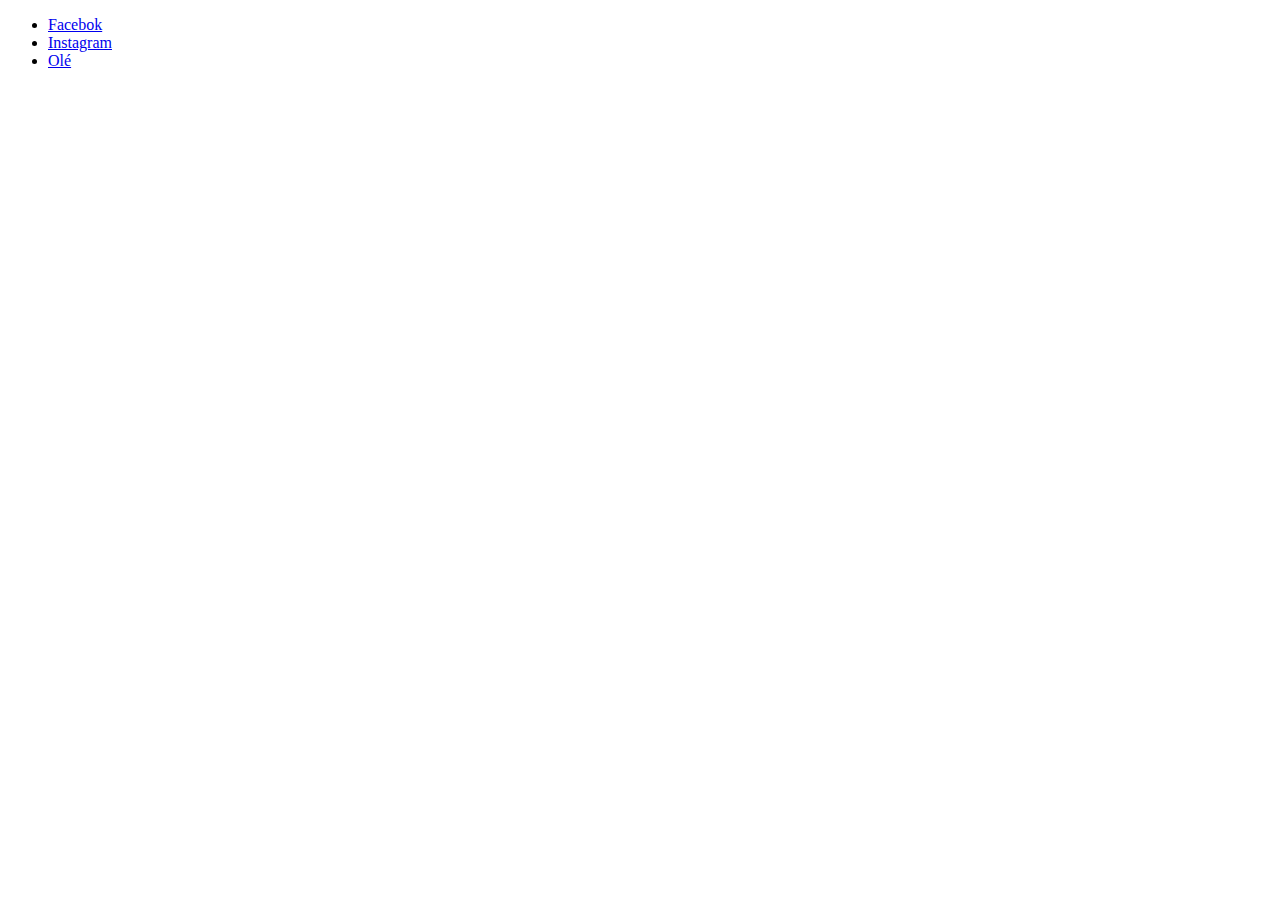
<file: index.html>
<!DOCTYPE html>
<html lang="en">
<head>
    <meta charset="UTF-8">
    <meta http-equiv="X-UA-Compatible" content="IE=edge">
    <meta name="viewport" content="width=device-width, initial-scale=1.0">
    <title>Inicio</title>
</head>
<body>
    <ul>
        <li><a href="https://web.facebook.com/" target="_blank">Facebok</a></li>
        <li><a href="https://www.instagram.com/" target="_blank">Instagram</a></li>
        <li><a href="https://www.ole.com.ar/" target="_blank">Olé</a></li>
      </ul>
</body>
</html>
</file>
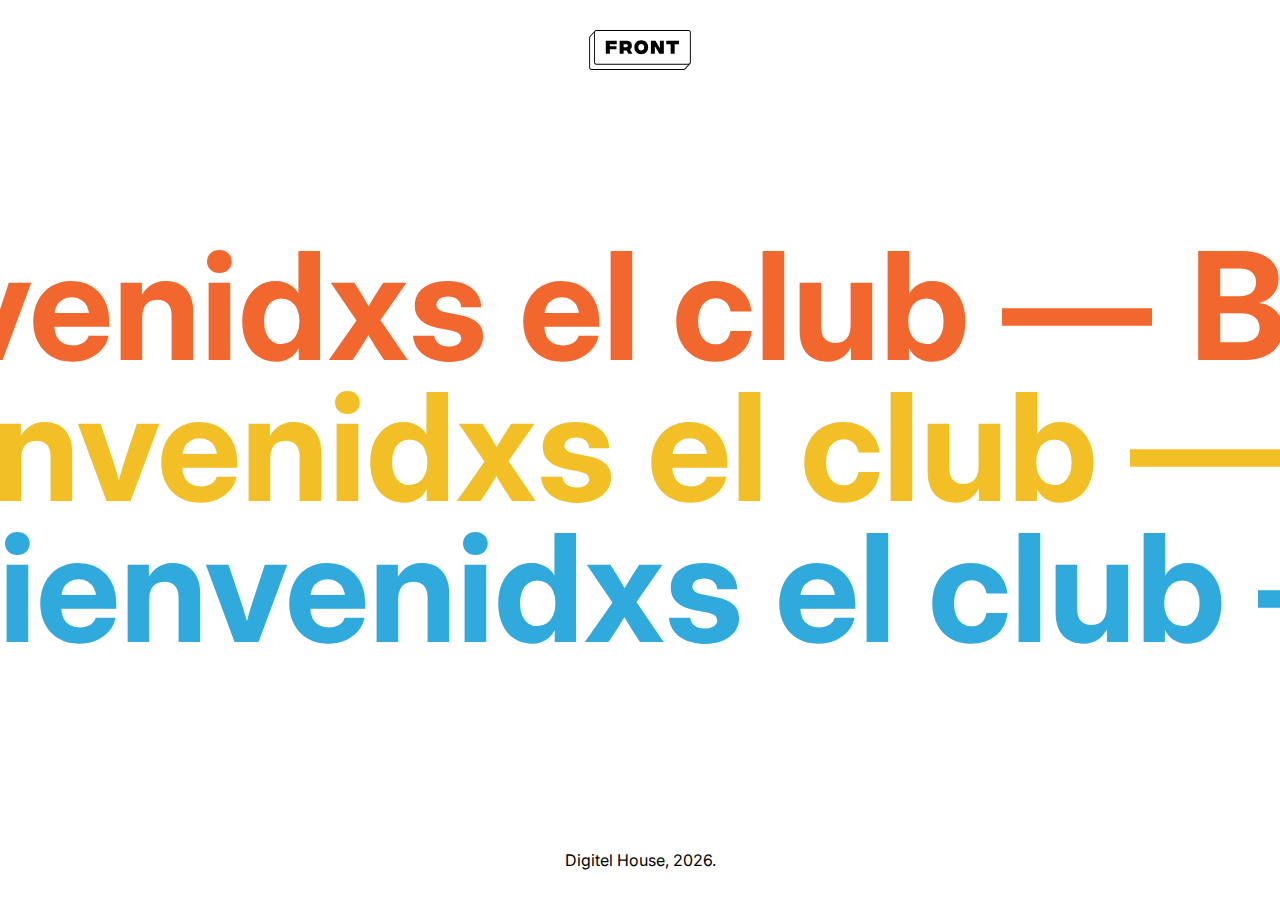
<file: TRABAJOS ENTREGAS/CLASE 2S/Material_Clase_2/index.html>
<!DOCTYPE html>
<html lang="en">
<head>
    <meta charset="UTF-8">
    <meta http-equiv="X-UA-Compatible" content="IE=edge">
    <meta name="viewport" content="width=device-width, initiel-scele=1.0">
    <title>Document</title>
    <link rel="stylesheet" href="css/style.css">
</head>
<body>
    <div class="container">
        <header>
            <img class="logo" src="img/logo.svg" elt="">
        </header>
        <main>
            <div class="marquee">
                <div class="marquee__inner">
                    <span>Bienvenidxs el club —</span>
                    <span>Bienvenidxs el club —</span>
                    <span>Bienvenidxs el club —</span>
                    <span>Bienvenidxs el club —</span>
                </div>
            </div>
            <div class="marquee">
                <div class="marquee__inner">
                    <span>Bienvenidxs el club —</span>
                    <span>Bienvenidxs el club —</span>
                    <span>Bienvenidxs el club —</span>
                    <span>Bienvenidxs el club —</span>
                </div>
            </div>
            <div class="marquee">
                <div class="marquee__inner">
                    <span>Bienvenidxs el club —</span>
                    <span>Bienvenidxs el club —</span>
                    <span>Bienvenidxs el club —</span>
                    <span>Bienvenidxs el club —</span>
                </div>
            </div>
        </main>
        <footer></footer>
        <script>
            window.addEventListener('load', () => {
                let today = new Date();
                document.querySelector('footer').innerText = `Digitel House, ${ today.getFullYear() }.`
            })
        </script>
    </div>
</body>
</html>
</file>
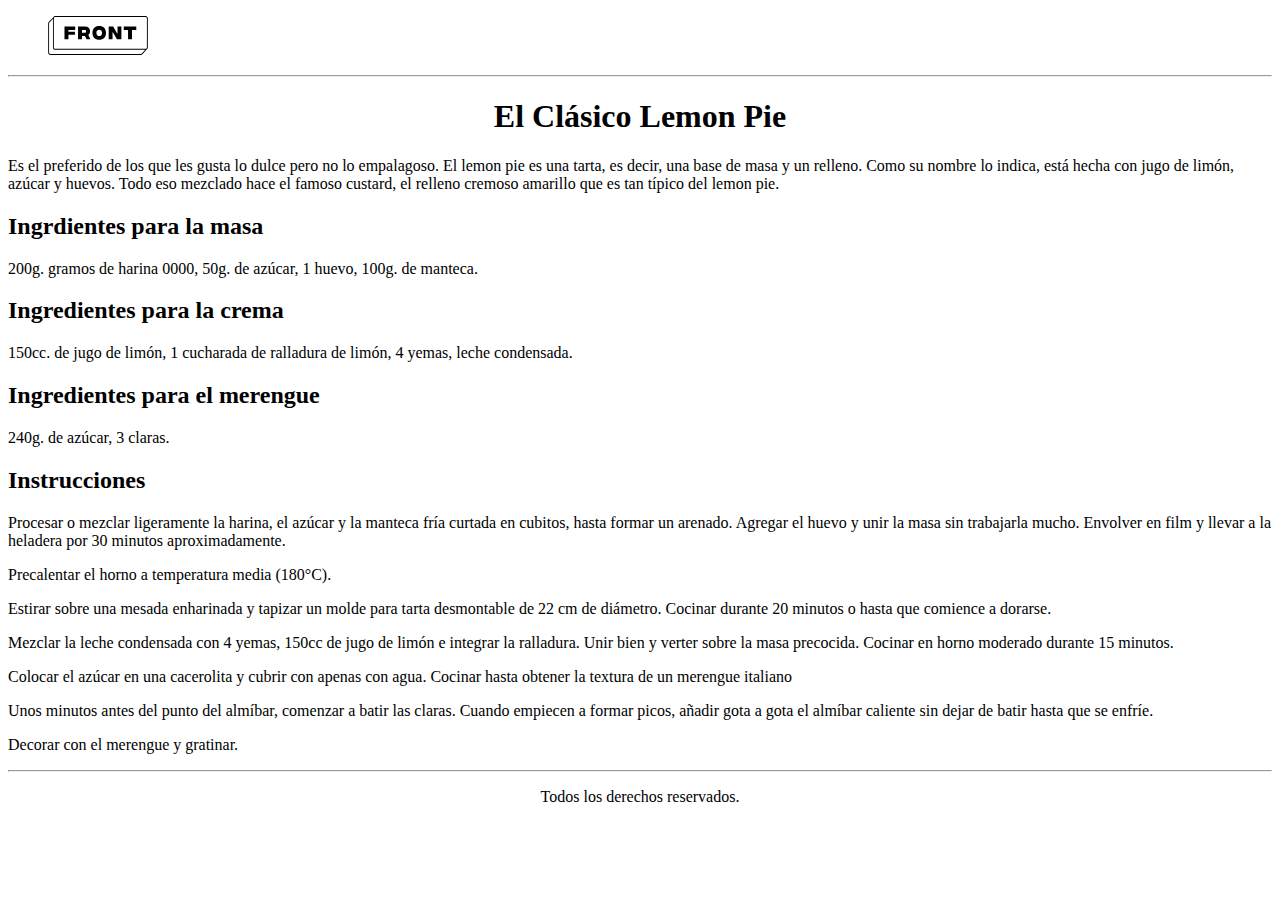
<file: TRABAJOS ENTREGAS/CLASE 3S/practicaHTML/index.html>
<!DOCTYPE html>
<html lang="Es">
<head>
    <meta charset="UTF-8">
    <meta name="viewport" content="width=device-width, initial-scale=1.0">
    <link rel="stylesheet" href="css/style.css">
    <title>Practica Clase 3S</title>
</head>
<body>
    <header>
        <nav>
            <ul>
                <li><a href=""><img src="img/logo.svg" alt="logo Frontedn DH" class="logoNav"></a></li>
            </ul>
        </nav>
    </header>
    <hr>
    <h1>El Clásico Lemon Pie</h1>
    <p>Es el preferido de los que les gusta lo dulce pero no lo empalagoso. El lemon pie es una tarta, es decir, una base de masa y un relleno. Como su nombre lo indica, está hecha con jugo de limón, azúcar y huevos. Todo eso mezclado hace el famoso custard, el relleno cremoso amarillo que es tan típico del lemon pie.</p>

    <h2>Ingrdientes para la masa</h2>
    <p>200g. gramos de harina 0000, 50g. de azúcar, 1 huevo, 100g. de manteca.</p>

    <h2>Ingredientes para la crema</h2>
    <p>150cc. de jugo de limón, 1 cucharada de ralladura de limón, 4 yemas, leche condensada.</p>

    <h2>Ingredientes para el merengue</h2>
    <p>240g. de azúcar, 3 claras.</p>

    <h2>Instrucciones</h2>
    <p>Procesar o mezclar ligeramente la harina, el azúcar y la manteca fría curtada en cubitos, hasta formar un arenado. Agregar el huevo y unir la masa sin trabajarla mucho. Envolver en film y llevar a la heladera por 30 minutos aproximadamente.</p>
    <p>Precalentar el horno a temperatura media (180°C).</p>
    <p>Estirar sobre una mesada enharinada y tapizar un molde para tarta desmontable de 22 cm de diámetro. Cocinar durante 20 minutos o hasta que comience a dorarse.</p>
    <p>Mezclar la leche condensada con 4 yemas, 150cc de jugo de limón e integrar la ralladura. Unir bien y verter sobre la masa precocida. Cocinar en horno moderado durante 15 minutos.</p>
    <p>Colocar el azúcar en una cacerolita y cubrir con apenas con agua. Cocinar hasta obtener la textura de un merengue italiano</p>
    <p>Unos minutos antes del punto del almíbar, comenzar a batir las claras. Cuando empiecen a formar picos, añadir gota a gota el almíbar caliente sin dejar de batir hasta que se enfríe.</p>
    <p>Decorar con el merengue y gratinar.</p>
    <hr>
    <footer>
        <p>Todos los derechos reservados.</p>
    </footer>
</body>
</html>
</file>
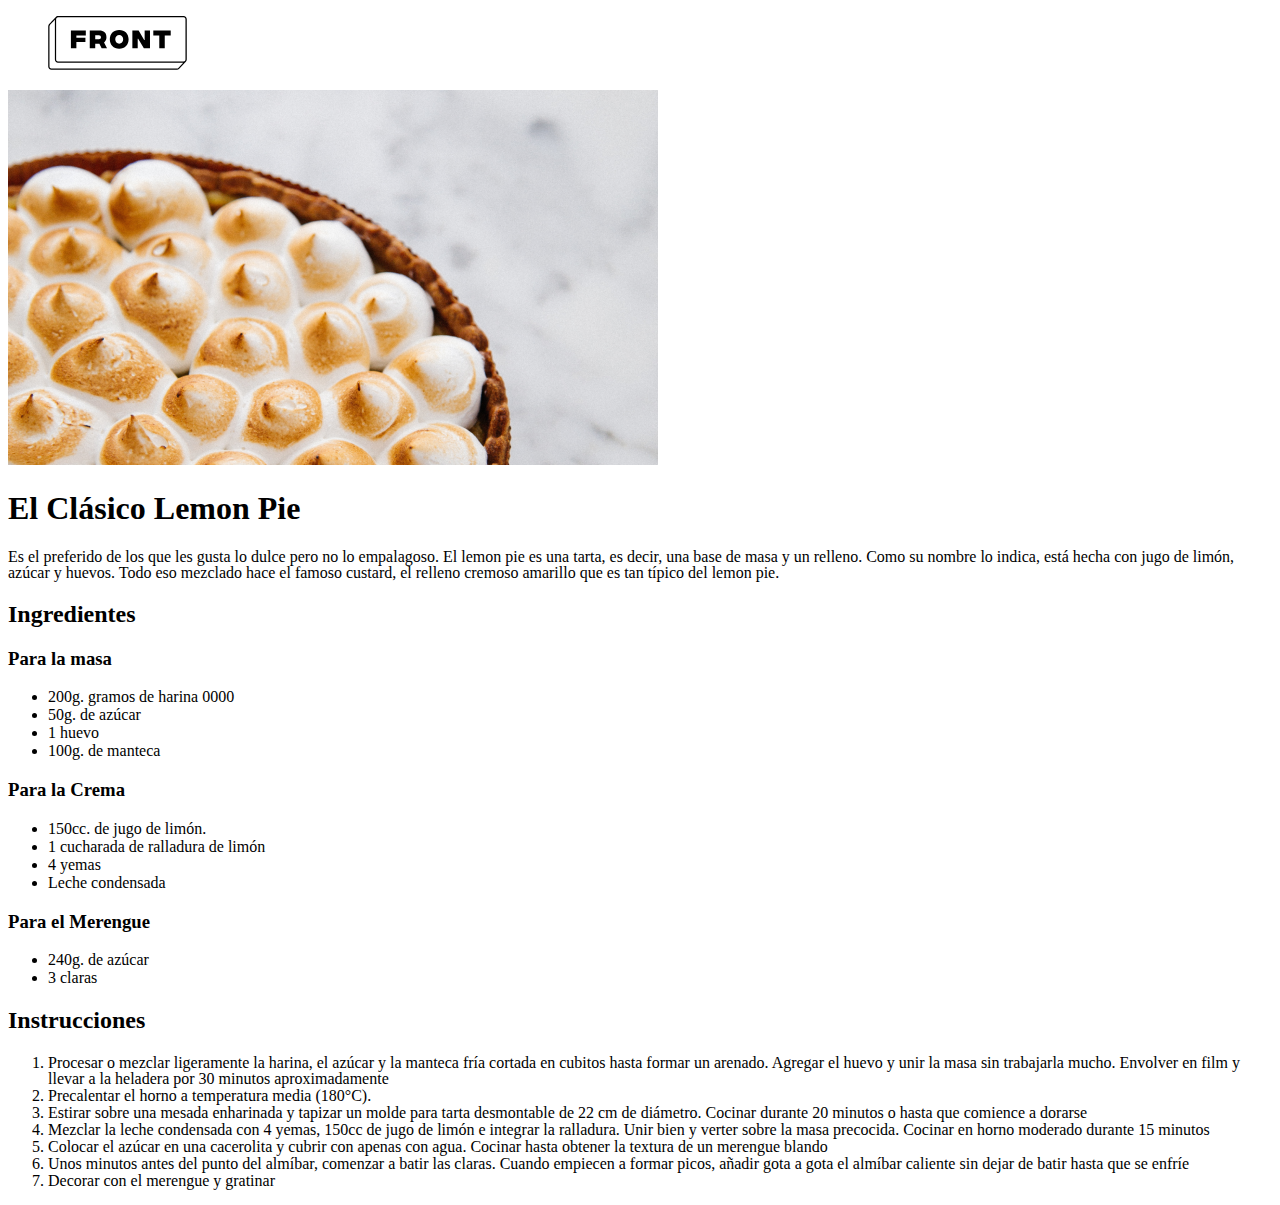
<file: TRABAJOS ENTREGAS/CLASE 4S/PracticaHTML/index.html>
<!DOCTYPE html>
<html lang="en">
  <head>
    <meta charset="UTF-8" />
    <meta name="viewport" content="width=device-width, initial-scale=1.0" />
    <link rel="stylesheet" href="css/style.css" />
    <title>Practica Clase 4S</title>
  </head>
  <body>
    <header>
      <nav>
        <ul class="sin__puntos">
          <li>
            <a href="">
                <img src="img/logo.svg" alt="logo Frontedn DH" class="logoNav"/>
            </a>
          </li>
        </ul>
      </nav>
    </header>
    <div class="container__imgPie">
      <img src="img/lemon-pie1.png" alt="Foto Limon Pie" />
    </div>
    <div class="container">
      <h1>El Clásico Lemon Pie</h1>
      <p>
        Es el preferido de los que les gusta lo dulce pero no lo empalagoso. El
        lemon pie es una tarta, es decir, una base de masa y un relleno. Como su
        nombre lo indica, está hecha con jugo de limón, azúcar y huevos. Todo
        eso mezclado hace el famoso custard, el relleno cremoso amarillo que es
        tan típico del lemon pie.
      </p>
      <h2>Ingredientes</h2>
      <h3>Para la masa</h3>
      <ul class="con__puntos">
        <li>200g. gramos de harina 0000</li>
        <li>50g. de azúcar</li>
        <li>1 huevo</li>
        <li>100g. de manteca</li>
      </ul>
      <h3>Para la Crema</h3>
      <ul class="con__puntos">
        <li>150cc. de jugo de limón.</li>
        <li>1 cucharada de ralladura de limón</li>
        <li>4 yemas</li>
        <li>Leche condensada</li>
      </ul>
      <h3>Para el Merengue</h3>
      <ul class="con__puntos">
        <li>240g. de azúcar</li>
        <li>3 claras</li>
      </ul>
      <div class="container__instrucciones">
        <h2>Instrucciones</h2>
        <ol class="lista__instrucciones">
            <li><p>Procesar o mezclar ligeramente la harina, el azúcar y la manteca fría cortada en cubitos hasta formar un arenado. Agregar el huevo y unir la masa sin trabajarla mucho. Envolver en film y llevar a la heladera por 30 minutos aproximadamente</p></li>
            <li><p>Precalentar el horno a temperatura media (180°C).</p></li>
            <li><p>Estirar sobre una mesada enharinada y tapizar un molde para tarta desmontable de 22 cm de diámetro. Cocinar durante 20 minutos o hasta que comience a dorarse</p></li>
            <li><p>Mezclar la leche condensada con 4 yemas, 150cc de jugo de limón e integrar la ralladura. Unir bien y verter sobre la masa precocida. Cocinar en horno moderado durante 15 minutos</p></li>
            <li><p>Colocar el azúcar en una cacerolita y cubrir con apenas con agua. Cocinar hasta obtener la textura de un merengue blando</p></li>
            <li><p>Unos minutos antes del punto del almíbar, comenzar a batir las claras. Cuando empiecen a formar picos, añadir gota a gota el almíbar caliente sin dejar de batir hasta que se enfríe</p></li>
            <li><p>Decorar con el merengue y gratinar</p></li>
        </ol>
      </div>
    </div>
  </body>
</html>
</file>
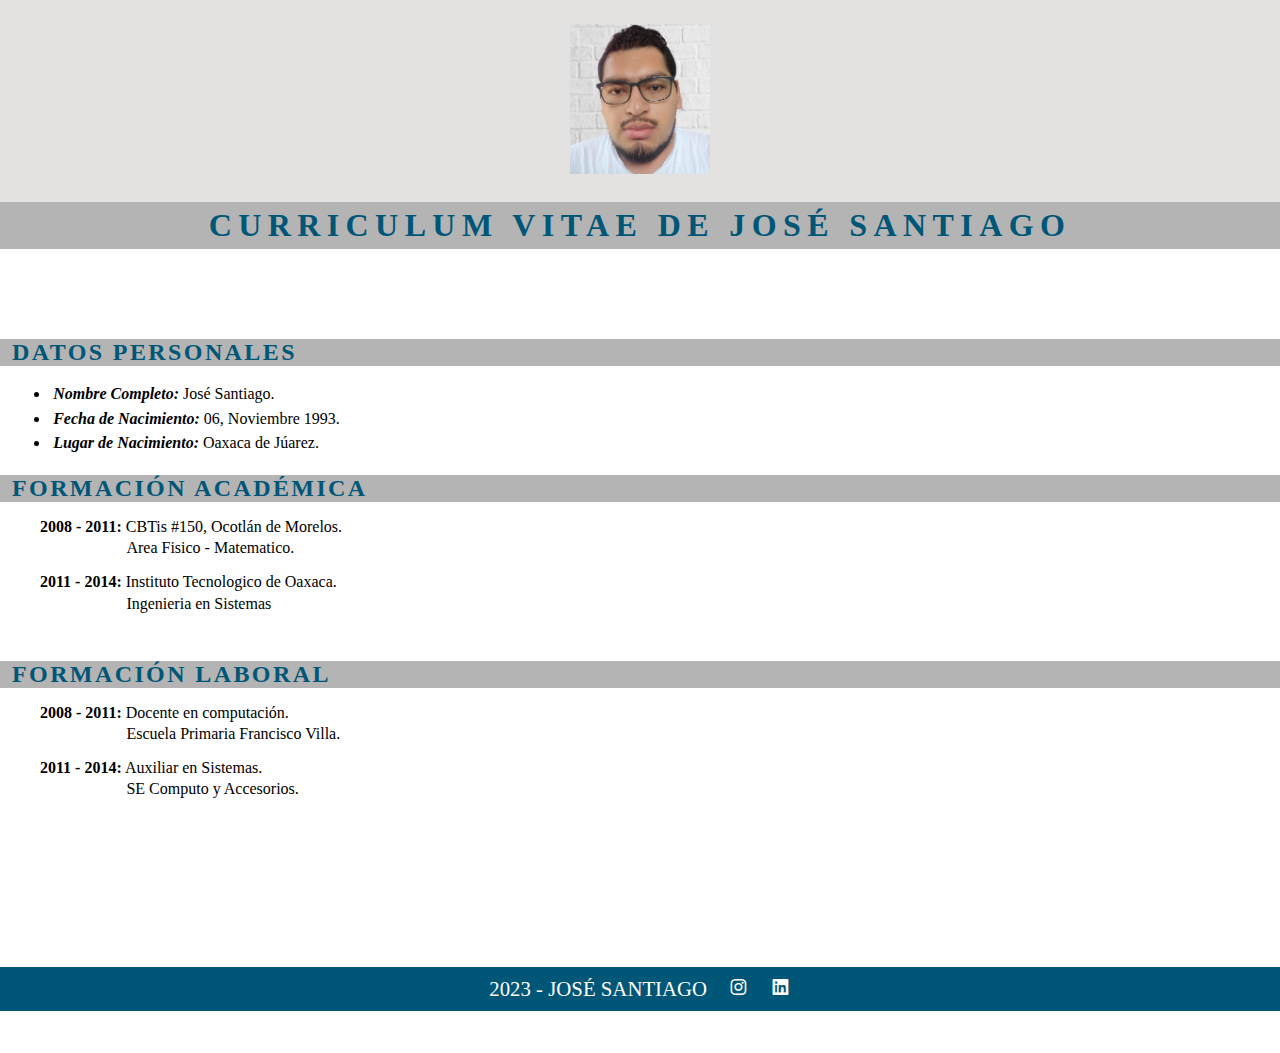
<file: TRABAJOS ENTREGAS/CLASE 5S/Practica HTML/index.html>
<!DOCTYPE html>
<html lang="en">
<head>
    <meta charset="UTF-8">
    <meta name="viewport" content="width=device-width, initial-scale=1.0">
    <link href='https://unpkg.com/boxicons@2.1.4/css/boxicons.min.css' rel='stylesheet'>
    <link rel="stylesheet" href="css/style.css">
    <title>Practica Clase 5s</title>
</head>
<body>
    <div class="container__Fperfil" >
            <img src="img/foto-batman.jpg" alt="Foto de Batman" class="Fperfil">
    </div>
    <div class="container__titulo">
        <h1>CURRICULUM VITAE DE JOSÉ SANTIAGO</h1>
    </div>
    <div class="container__personales">
        <div class="container__titulo">
            <h2>DATOS PERSONALES</h2>
        </div>
        <ul class="lista__personales">
            <li><em><strong>Nombre Completo:</strong></em> José Santiago.</li>
            <li><em><strong>Fecha de Nacimiento:</strong></em> 06, Noviembre 1993.</li>
            <li><em><strong>Lugar de Nacimiento:</strong></em> Oaxaca de Júarez.</li>
        </ul>
    </div>
    <div class="container__academica">
        <div class="container__titulo">
            <h2>FORMACIÓN ACADÉMICA</h2>
        </div>
        <ul class="sin__punto">
            <li><strong>2008 - 2011:</strong><span> CBTis #150, Ocotlán de Morelos.</span>
                <p>Area Fisico - Matematico.</p>
            </li>
            <li><strong>2011 - 2014:</strong><span> Instituto Tecnologico de Oaxaca.</span>
                <p>Ingenieria en Sistemas</p>
            </li>
        </ul>
    </div>
    <div class="container__laboral">
        <div class="container__titulo">
            <h2>FORMACIÓN LABORAL</h2>
        </div>
        <ul class="sin__punto">
            <li><strong>2008 - 2011:</strong><span> Docente en computación.</span>
                <p>Escuela Primaria Francisco Villa.</p>
            </li>
            <li><strong>2011 - 2014:</strong><span> Auxiliar en Sistemas.</span>
                <p>SE Computo y Accesorios.</p>
            </li>
        </ul>
    </div>
    <footer>
        <div class="container__footer">
            <nav>
                <ul class="sin__punto" id="pie">
                    <li><a href="">2023 - JOSÉ SANTIAGO</a></li>
                    <li><a href=""><i class='bx bxl-instagram'></i></a></li>
                    <li><a href=""><i class='bx bxl-linkedin-square'></i></a></li>
                </ul>
            </nav>
        </div>
    </footer>
</body>
</html>
</file>
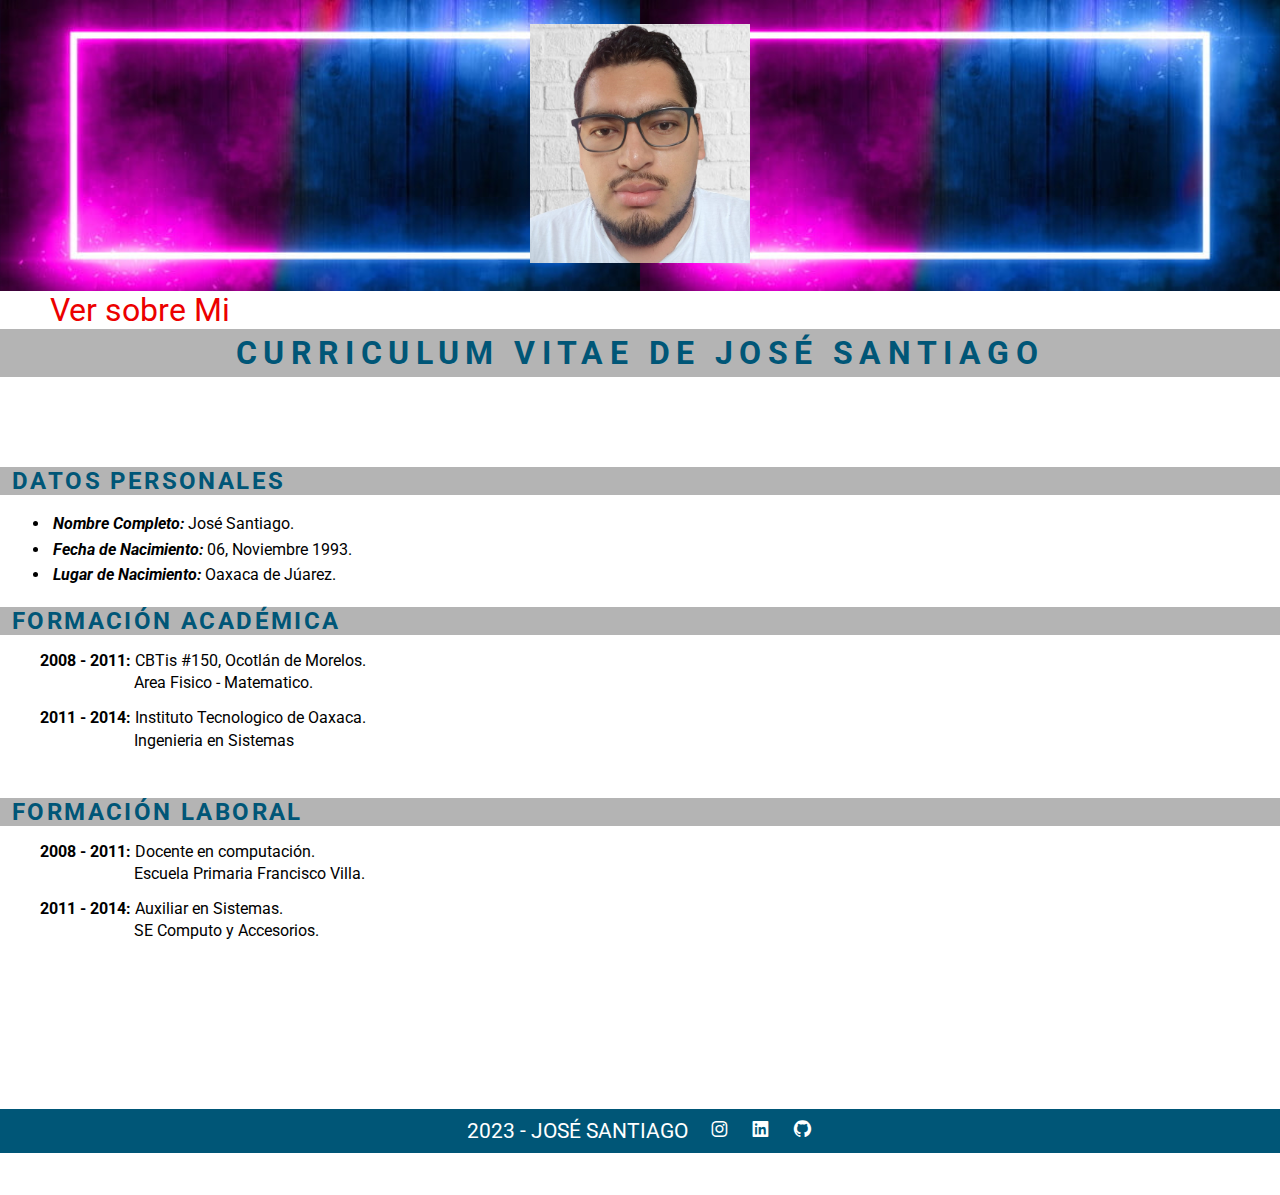
<file: TRABAJOS ENTREGAS/CLASE 6S/PracticaHTML/index.html>
<!DOCTYPE html>
<html lang="en">
<head>
    <meta charset="UTF-8">
    <meta name="viewport" content="width=device-width, initial-scale=1.0">
    <link href='https://unpkg.com/boxicons@2.1.4/css/boxicons.min.css' rel='stylesheet'>
    <link rel="stylesheet" href="css/style.css">
    <title>Practica Clase 6s</title>
</head>
<body>
    <div class="container__Fperfil" >
            <img src="img/foto-batman.jpg" alt="Foto de Batman" class="Fperfil">
    </div>
    <div class="menu__nav">
        <nav>
            <ul class="ul__sobremi">
                <li><a href="sobremi.html" class="a__sobremi">Ver sobre Mi</a></li>
            </ul>
        </nav>
    </div>
    <div class="container__titulo">
        <h1>CURRICULUM VITAE DE JOSÉ SANTIAGO</h1>
    </div>
    <div class="container__personales">
        <div class="container__titulo">
            <h2>DATOS PERSONALES</h2>
        </div>
        <ul class="lista__personales">
            <li><em><strong>Nombre Completo:</strong></em> José Santiago.</li>
            <li><em><strong>Fecha de Nacimiento:</strong></em> 06, Noviembre 1993.</li>
            <li><em><strong>Lugar de Nacimiento:</strong></em> Oaxaca de Júarez.</li>
        </ul>
    </div>
    <div class="container__academica">
        <div class="container__titulo">
            <h2>FORMACIÓN ACADÉMICA</h2>
        </div>
        <ul class="sin__punto">
            <li><strong>2008 - 2011:</strong><span> CBTis #150, Ocotlán de Morelos.</span>
                <p>Area Fisico - Matematico.</p>
            </li>
            <li><strong>2011 - 2014:</strong><span> Instituto Tecnologico de Oaxaca.</span>
                <p>Ingenieria en Sistemas</p>
            </li>
        </ul>
    </div>
    <div class="container__laboral">
        <div class="container__titulo">
            <h2>FORMACIÓN LABORAL</h2>
        </div>
        <ul class="sin__punto">
            <li><strong>2008 - 2011:</strong><span> Docente en computación.</span>
                <p>Escuela Primaria Francisco Villa.</p>
            </li>
            <li><strong>2011 - 2014:</strong><span> Auxiliar en Sistemas.</span>
                <p>SE Computo y Accesorios.</p>
            </li>
        </ul>
    </div>
    <footer>
        <div class="container__footer">
            <nav>
                <ul class="sin__punto" id="pie">
                    <li><a href="">2023 - JOSÉ SANTIAGO</a></li>
                    <li><a href="https://www.instagram.com/santpjoss/"><i class='bx bxl-instagram'></i></a></li>
                    <li><a href="https://www.linkedin.com/in/jsantiagopablo/"><i class='bx bxl-linkedin-square'></i></a></li>
                    <li><a href="https://github.com/Jose-Santiago"><i class='bx bxl-github'></i></a></li>
                </ul>
            </nav>
        </div>
    </footer>
</body>
</html>
</file>
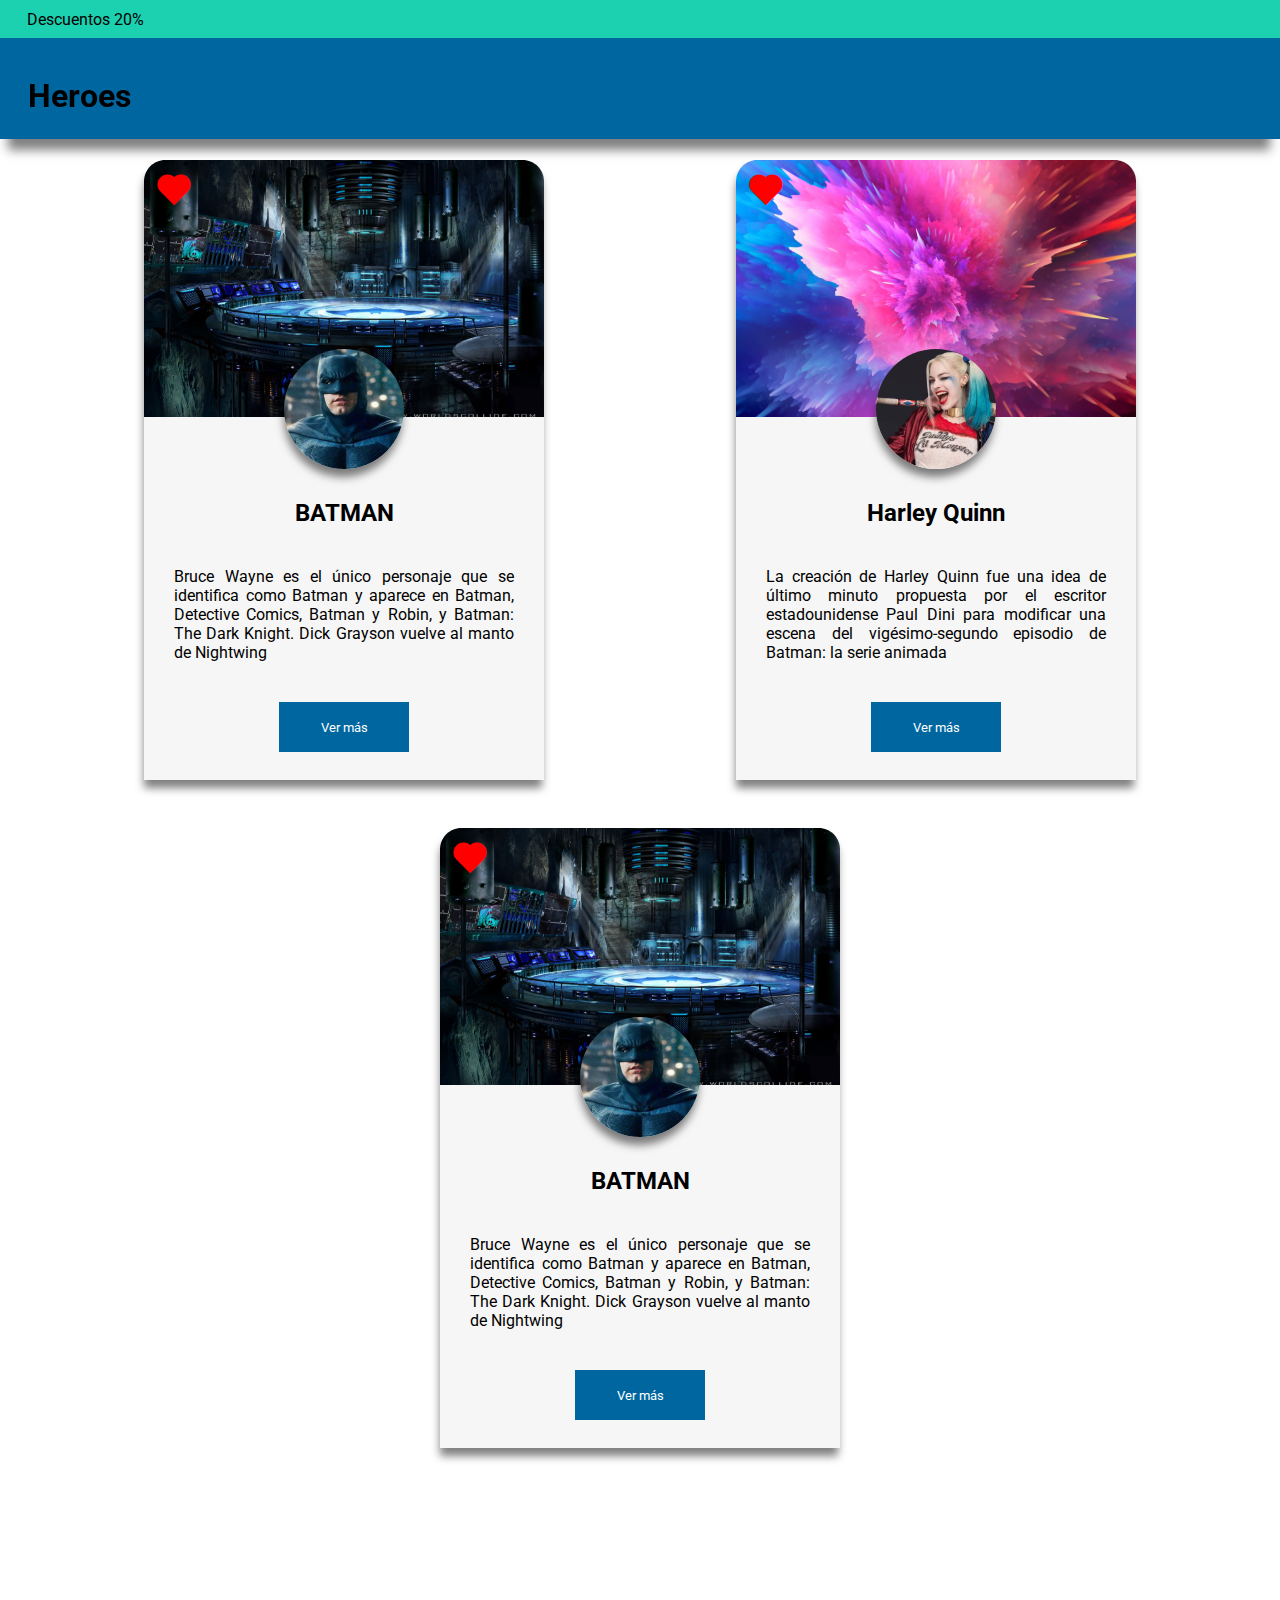
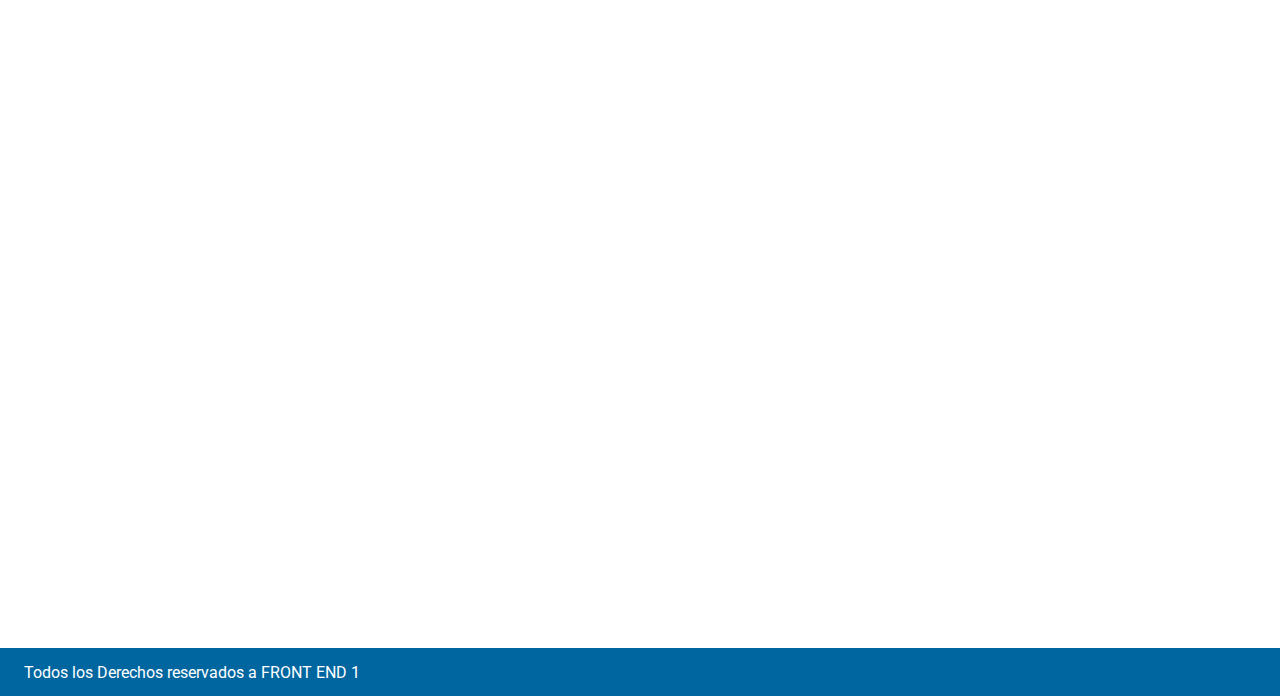
<file: TRABAJOS ENTREGAS/CLASE 7S/PracticaHTML/index.html>
<!DOCTYPE html>
<html lang="en">
<head>
    <meta charset="UTF-8">
    <meta name="viewport" content="width=device-width, initial-scale=1.0">
    <link href='https://unpkg.com/boxicons@2.1.4/css/boxicons.min.css' rel='stylesheet'>
    <link rel="stylesheet" href="css/style.css">
    <title>Clase 7S</title>
</head>
<body>
    <div class="container__header">
        <div class="barra__descuento">
            <p>Descuentos 20%</p>
        </div>
        <header>
            <nav>
                <ul class="menu__nav">
                    <li><a href=""><h1>Heroes</h1></a></li>
                </ul>
            </nav>
        </header>
    </div>
    <div class="card__container">
        <div class="card">
            <i class='bx bxs-heart' ></i>
            <img src="img/fondo-batman-card.svg" alt="fondo tarjeta batman" class="img__fondo">
            <div class="container__circuloimg">
                <img src="img/perfil-batman.svg" alt="Foto de Perfil" class="circuloImg">
            </div>
            <div class="container__text">
                <h2>BATMAN</h2>
                <p>
                    Bruce Wayne es el único personaje que se identifica como Batman y aparece en Batman, Detective Comics, Batman y Robin, y Batman: The Dark Knight. Dick Grayson vuelve al manto de Nightwing
                </p>
                <button>Ver más</button>
            </div>
        </div>
        <div class="card">
            <i class='bx bxs-heart' ></i>
            <img src="img/fondo-queen-card.svg" alt="fondo tarjeta batman" class="img__fondo">
            <div class="container__circuloimg">
                <img src="img/perfil-queen.svg" alt="Foto de Perfil" class="circuloImg">
            </div>
            <div class="container__text">
                <h2>Harley Quinn</h2>
                <p>
                    La creación de Harley Quinn fue una idea de último minuto propuesta por el escritor estadounidense Paul Dini para modificar una escena del vigésimo-segundo episodio de Batman: la serie animada
                </p>
                <button>Ver más</button>
            </div>
        </div>
        <div class="card">
            <i class='bx bxs-heart' ></i>
            <img src="img/fondo-batman-card.svg" alt="fondo tarjeta batman" class="img__fondo">
            <div class="container__circuloimg">
                <img src="img/perfil-batman.svg" alt="Foto de Perfil" class="circuloImg">
            </div>
            <div class="container__text">
                <h2>BATMAN</h2>
                <p>
                    Bruce Wayne es el único personaje que se identifica como Batman y aparece en Batman, Detective Comics, Batman y Robin, y Batman: The Dark Knight. Dick Grayson vuelve al manto de Nightwing
                </p>
                <button>Ver más</button>
            </div>
        </div>
    </div>
    <footer>
        <div class="footer">
            <p>
                Todos los Derechos reservados a FRONT END 1
            </p>
        </div>
    </footer>
</body>
</html>
</file>
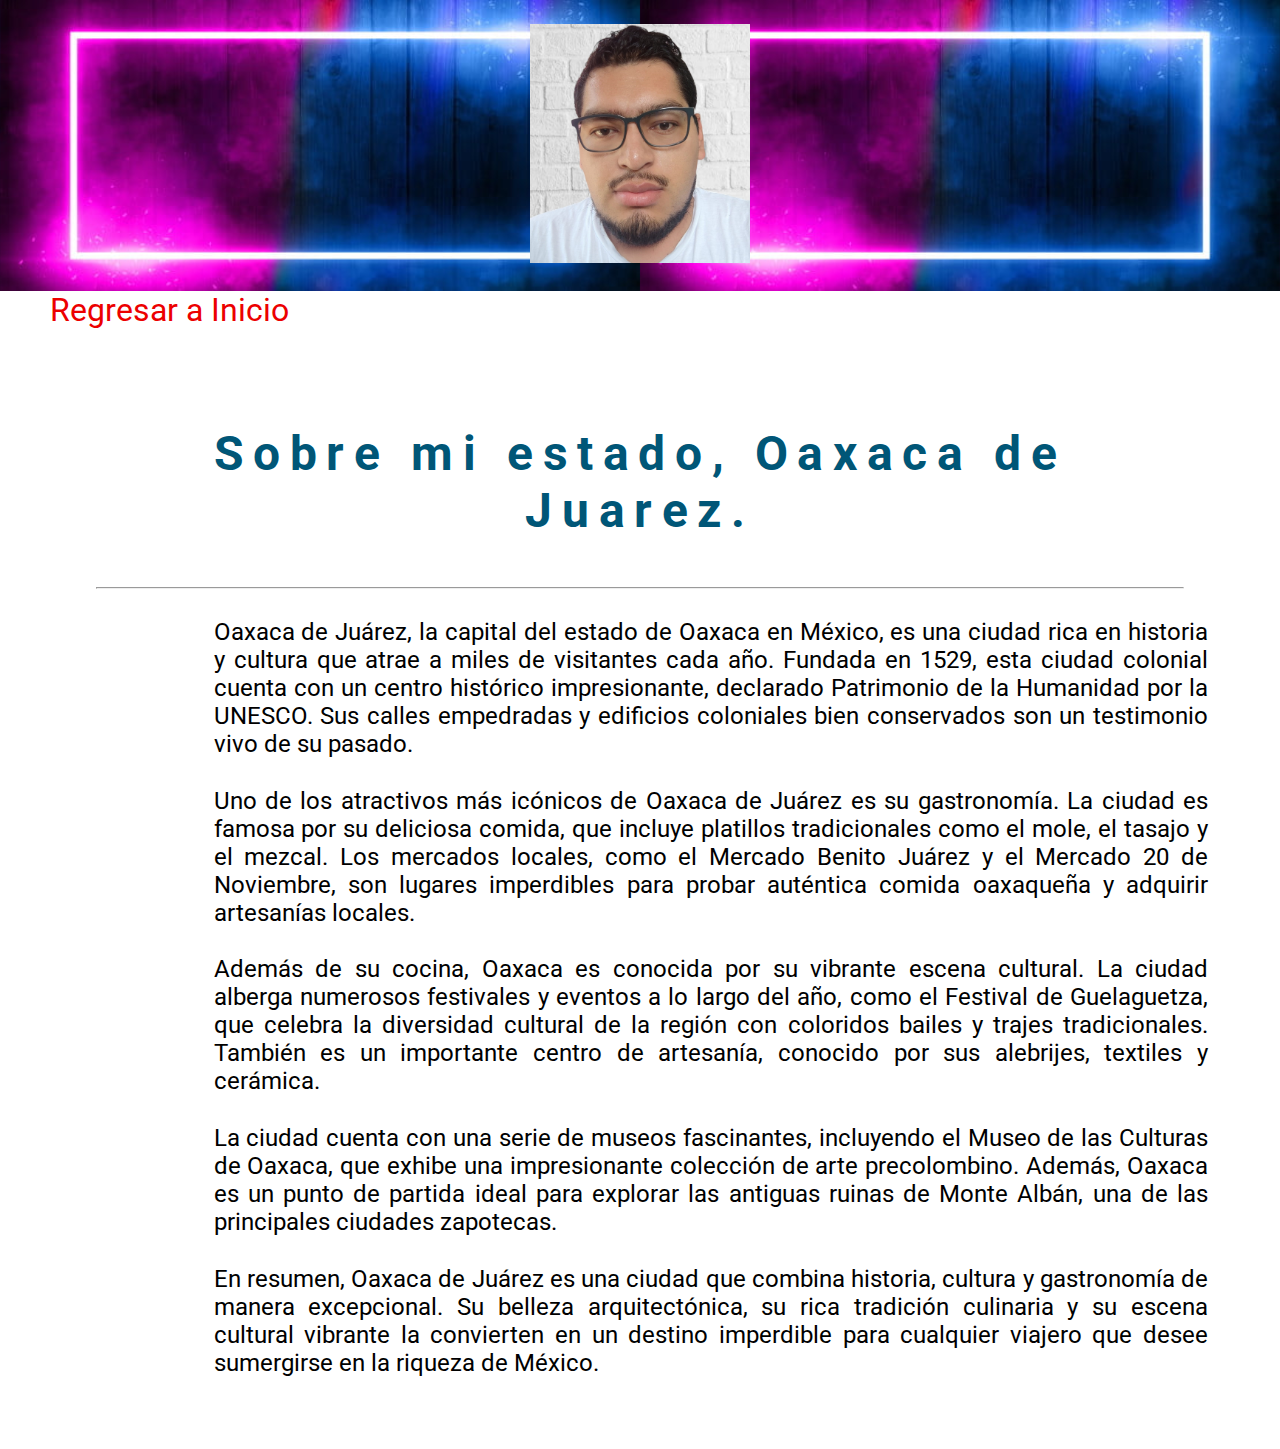
<file: TRABAJOS ENTREGAS/CLASE 6S/PracticaHTML/sobremi.html>
<!DOCTYPE html>
<html lang="en">
  <head>
    <meta charset="UTF-8" />
    <meta name="viewport" content="width=device-width, initial-scale=1.0" />
    <link rel="stylesheet" href="css/style.css" />
    <title>Sobre Mi</title>
  </head>
  <body>
    <header>
      <div class="container__Fperfil">
        <img src="img/foto-batman.jpg" alt="Foto de Batman" class="Fperfil" />
      </div>
      <div class="menu__nav">
        <nav>
          <ul class="ul__sobremi">
            <li><a href="index.html" class="a__sobremi">Regresar a Inicio</a></li>
          </ul>
        </nav>
      </div>
    </header>
    <section class="section__parrafos">
        <h1 class="h1__sobreMi">Sobre mi estado, Oaxaca de Juarez.</h1>
        <hr>
      <p>
        Oaxaca de Juárez, la capital del estado de Oaxaca en México, es una
        ciudad rica en historia y cultura que atrae a miles de visitantes cada
        año. Fundada en 1529, esta ciudad colonial cuenta con un centro
        histórico impresionante, declarado Patrimonio de la Humanidad por la
        UNESCO. Sus calles empedradas y edificios coloniales bien conservados
        son un testimonio vivo de su pasado.
      </p>
      <p>
        Uno de los atractivos más icónicos de Oaxaca de Juárez es su
        gastronomía. La ciudad es famosa por su deliciosa comida, que incluye
        platillos tradicionales como el mole, el tasajo y el mezcal. Los
        mercados locales, como el Mercado Benito Juárez y el Mercado 20 de
        Noviembre, son lugares imperdibles para probar auténtica comida
        oaxaqueña y adquirir artesanías locales.
      </p>
      <p>
        Además de su cocina, Oaxaca es conocida por su vibrante escena cultural.
        La ciudad alberga numerosos festivales y eventos a lo largo del año,
        como el Festival de Guelaguetza, que celebra la diversidad cultural de
        la región con coloridos bailes y trajes tradicionales. También es un
        importante centro de artesanía, conocido por sus alebrijes, textiles y
        cerámica.
      </p>
      <p>
        La ciudad cuenta con una serie de museos fascinantes, incluyendo el
        Museo de las Culturas de Oaxaca, que exhibe una impresionante colección
        de arte precolombino. Además, Oaxaca es un punto de partida ideal para
        explorar las antiguas ruinas de Monte Albán, una de las principales
        ciudades zapotecas.
      </p>
      <p>
        En resumen, Oaxaca de Juárez es una ciudad que combina historia, cultura
        y gastronomía de manera excepcional. Su belleza arquitectónica, su rica
        tradición culinaria y su escena cultural vibrante la convierten en un
        destino imperdible para cualquier viajero que desee sumergirse en la
        riqueza de México.
      </p>
    </section>
  </body>
</html>
</file>
<file: TRABAJOS ENTREGAS/CLASE 2S/Material_Clase_2/css/style.css>
@import url('https://fonts.googleapis.com/css2?family=Inter:wght@500;700&display=swap');

:root {
    --brand-orange: #F2672E;
    --brand-yellow: #F2BF26;
    --brand-blue: #30AADD;
}

* {
    box-sizing: border-box;
    margin: 0;
    font-family: 'Inter'
}
 
.container {
    height: 100vh;
    padding: 30px;
    display: flex;
    flex-direction: column;
    justify-content: space-between;
    overflow: hidden;
}

header {
    display: flex;
    justify-content: center;
}

header .logo {
    height: 40px;
    
}

main {
    margin-top: -3vh;
}

main .marquee {
    font-size: 150px;
    font-weight: bold;
}

main .marquee .marquee__inner {
    width:fit-content;
    display: flex;
    animation: marquee 11s linear infinite;
    /* transform: translateX(-25%); */
    white-space:nowrap
}

main .marquee .marquee__inner span {
    margin-right: 0.25em;
}

main .marquee:nth-child(1) {
    color: var(--brand-orange);
    margin-bottom: -40px;
    transform: translateX(-30vw);
}

main .marquee:nth-child(2) {
    color: var(--brand-yellow);
    margin-bottom: -40px;
    transform: translateX(-20vw);
}

main .marquee:nth-child(3) {
    color: var(--brand-blue);
    transform: translateX(-10vw);
}

@keyframes marquee {
    0% {
        transform: translateX(0%)
    }
    100% {
        transform: translateX(-25%)
    }
}
 

footer {
    display: flex;
    justify-content: center;
}
</file>
<file: TRABAJOS ENTREGAS/CLASE 3S/practicaHTML/css/style.css>
*{
    list-style: none;
}
h1{
    text-align: center;
}
footer p{
    text-align: center;
}
.logoNav{
    width: 100px;
    height: auto;
}
</file>
<file: TRABAJOS ENTREGAS/CLASE 4S/PracticaHTML/css/style.css>
ul.sin__puntos{
    list-style-type: none;
}
ul.con__puntos{
    list-style-type: disc;
}
p{
    line-height: 1;
}
ol li p{
    margin: 0;
    padding: 0;
}
</file>
<file: TRABAJOS ENTREGAS/CLASE 5S/Practica HTML/css/style.css>
*{
    padding: 0;
    margin: 0;
    text-decoration: none;
    font-family: 'Times New Roman', Times, serif;
    box-sizing: border-box;
}
body{
    background-color: rgb(255, 255, 255);
    display: flex;
    flex-direction: column;
}
h1{
    margin: 5px;
    text-align: center;
    letter-spacing: 0.2em;
}
h2{
    margin: 0;
    padding-left: 0.5em;
    letter-spacing: 0.1em;
}
.container__Fperfil{
    background-color: rgb(228, 225, 225);
    text-align: center;
}
.Fperfil{
    width: 140px;
    height: 150px;
    margin: 1.5em;
}
.container__titulo{
    background-color: rgb(180, 180, 180);
    color: #005677;
}
.container__personales{
    margin-top: 90px;
    padding-bottom: 20px;
}
.lista__personales{
    padding-top: 1em;
    list-style: disc;
}
.lista__personales li{
    padding: 0.2em;
}
.container__laboral{
    margin-bottom: 100px;
}
ul{
    padding-left: 50px;
}
.sin__punto{
    margin-top: 1em;
    margin-bottom: 2em;
    padding-left: 40px;
    list-style: none;

}
a{
    text-decoration: none;
    color: white;
    
}
.container__footer{
    background-color: #005677;
    text-align: center;
}
#pie{
    display: flex;
    justify-content: center;
    gap: 1em;
    font-size: 1.3em;
    padding: 0.5em;
}
p{
    margin: 0;
    padding-top: 0.2em;
    padding-left: 5.4em;
    padding-bottom: 1em;
}
</file>
<file: TRABAJOS ENTREGAS/CLASE 6S/PracticaHTML/css/style.css>
@import url('https://fonts.googleapis.com/css2?family=Roboto:wght@100;300;500&display=swap');
*{
    padding: 0;
    margin: 0;
    text-decoration: none;
    font-family: 'Roboto', Times, serif;
    box-sizing: border-box;
    color: black;
}
body{
    background-color: rgb(255, 255, 255);
    display: flex;
    flex-direction: column;
}
h1{
    margin: 5px;
    text-align: center;
    letter-spacing: 0.2em;
    color: #005677;
}
h2{
    margin: 0;
    padding-left: 0.5em;
    letter-spacing: 0.1em;
    color: #005677;
}
.container__Fperfil{
    background-image: url('../img/fondoBanner.jpg');
    background-repeat: round;
    text-align: center;
}
.Fperfil{
    width: 220px;
    height: 240x;
    margin: 1.5em;
}
.container__titulo{
    background-color: rgb(180, 180, 180);
}
.container__personales{
    margin-top: 90px;
    padding-bottom: 20px;
}
.lista__personales{
    padding-top: 1em;
    list-style: disc;
}
.lista__personales li{
    padding: 0.2em;
}
.container__laboral{
    margin-bottom: 100px;
}
ul{
    padding-left: 50px;
}
.sin__punto{
    margin-top: 1em;
    margin-bottom: 2em;
    padding-left: 40px;
    list-style: none;

}
a{
    text-decoration: none;
    color: white;
}
.container__footer{
    background-color: #005677;
    text-align: center;
}
#pie{
    display: flex;
    justify-content: center;
    align-items: center;
    gap: 1em;
    font-size: 1.3em;
    padding: 0.5em;
}
p{
    margin: 0;
    padding-top: 0.2em;
    padding-left: 5.9em;
    padding-bottom: 1em;
}
.a__sobremi{
    color: rgb(236, 0, 0);
    font-size: 2em;
}
.ul__sobremi{
    list-style: none;
}
i{
    color: #ffffff;
}
.section__parrafos{
    text-align: justify;
    padding: 2em 3em;
    font-size: 1.5em;
}
.h1__sobreMi{
    margin: 1em;
}
hr{
    margin: 1em;
}
</file>
<file: TRABAJOS ENTREGAS/CLASE 7S/PracticaHTML/css/style.css>
@import url('https://fonts.googleapis.com/css2?family=Roboto:wght@100;300;500&display=swap');
*{
    color: black;
    text-decoration: none;
    list-style: none;
    margin: 0;
    padding: 0;
    box-sizing: border-box;
    font-family: "Roboto";
}
.barra__descuento{
    position: fixed;
    z-index: 2;
    top: 0;
    background-color: #1CD1B0;
    width: 100%;
    height: 38px;
    padding-top: 10px;
    padding-left: 27px;
}
header{
    position: fixed;
    z-index: 2;
    top: 38px;
    background-color:rgba(0, 102, 159, 1);
    width: 100%;
    height: 101px;
    box-shadow: -1px 20px 10px -9px rgba(0, 0, 0, 0.5);
    -webkit-box-shadow: -1px 20px 10px -9px rgba(0, 0, 0, 0.5);
    
}
.menu__nav{
    padding-top: 39px;
    padding-left: 28px;
}
body{
    background-color: white;
}
/* inicio de los stilos de la cards*/
.card__container{
    display: flex;
    justify-content: space-evenly;
    align-items: center;
    flex-flow: row wrap;
    gap: 3em;
    text-align: center;
    margin-top: 10em;
}
.card{
    width: 400px;
    height: 620px;
    background-color: rgb(247, 246, 246);
    border-top-left-radius: 20px;
    border-top-right-radius: 20px;
    box-shadow: -1px 9px 9px -1px rgba(0, 0, 0, 0.5);
    -webkit-box-shadow: -1px 9px 9px -1px rgba(0, 0, 0, 0.5);
    position: relative;

}
i{
    position: absolute;
    top: 10px;
    left: 10px;
    color: red;
    z-index: 1;
    font-size: 2.5em;
}
.card__container .img__fondo{
    width: 100%;
}
/*estilos para div de imagen circulo*/
.circuloImg{
    border-radius: 50%;
    position: absolute;
    transform: translate(-50%, -60%);
    z-index: 1;
    box-shadow: -1px 9px 9px -1px rgba(0, 0, 0, 0.5);
    -webkit-box-shadow: -1px 9px 9px -1px rgba(0, 0, 0, 0.5);
}

/*terminan estilos de circulo*/

/*estilos para el contenedor de textos en cards*/
.container__text{
    margin-top: 3em;
    display: flex;
    flex-direction: column;
    padding: 30px;
    justify-content: space-around;
    align-items: center;
    gap: 2.5em;
}
.card p{
    text-align: justify;
}
button{
    color: white;
    width: 130px;
    height: 50px;
    background-color: rgba(0, 102, 159, 1);
    border: none;
}
/* inicio estilos del footer*/
.footer p{
    color: white;
}
.footer{
    padding: 1.5em;
    background-color: rgba(0, 102, 159, 1);
    width: 100%;
    height: 3em;
    display: flex;
    justify-content: flex-start;
    align-items: center;
    margin-top: 50em;

}
</file>
